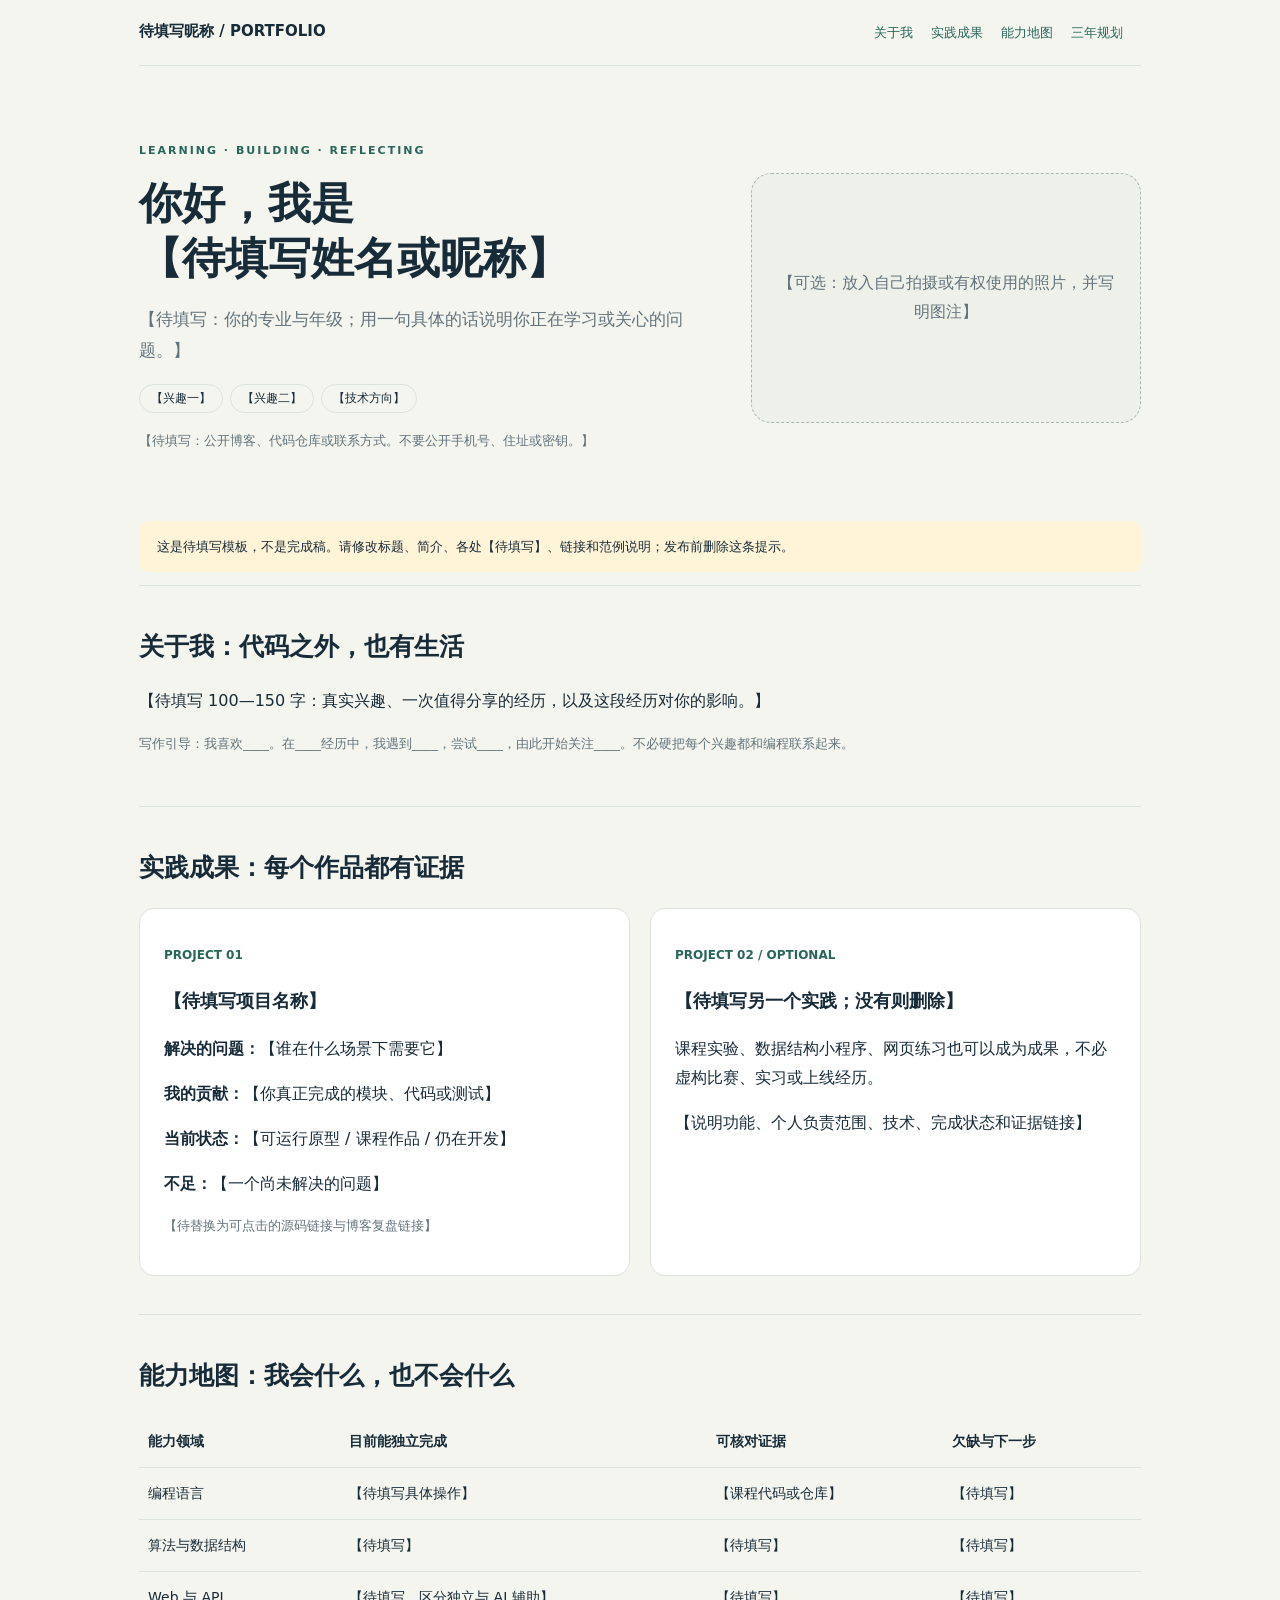
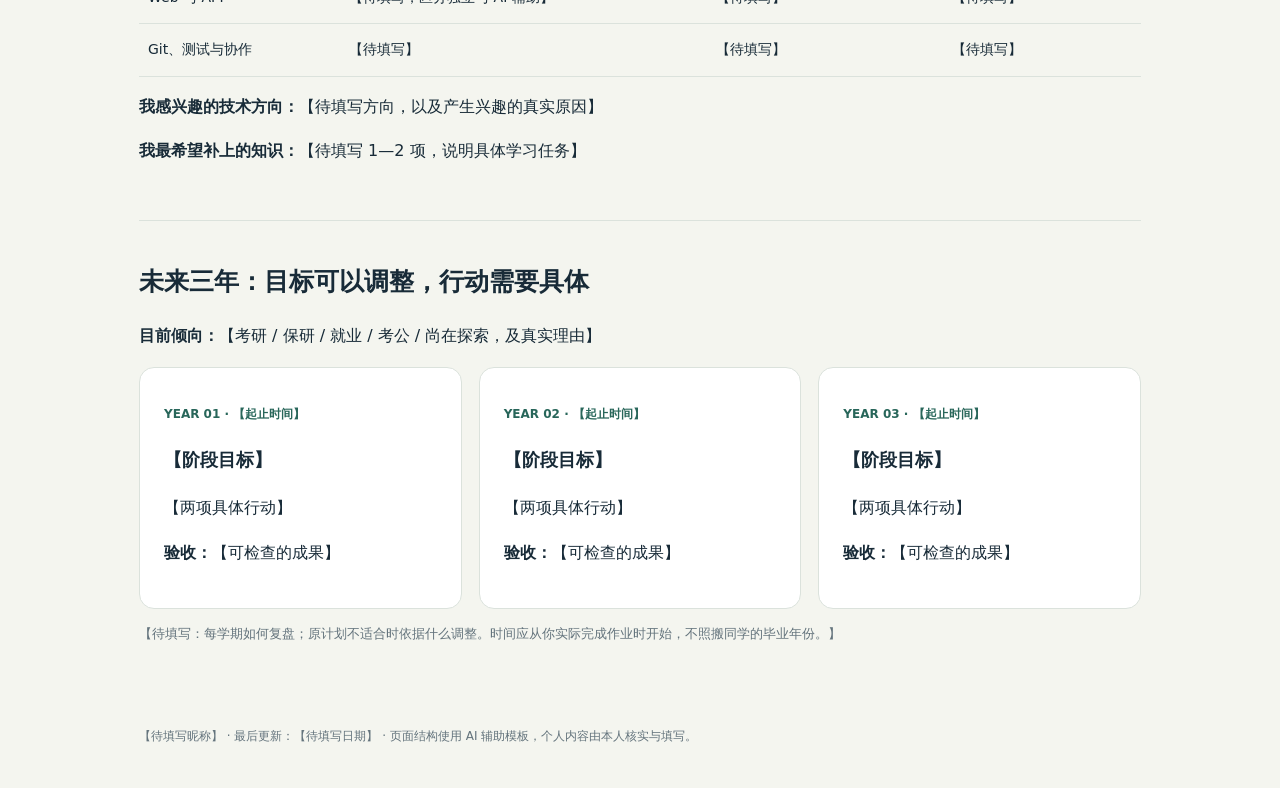
<file: se_course_starter/homepage/index.html>
<!doctype html>
<html lang="zh-CN">
<head>
<meta charset="utf-8"><meta name="viewport" content="width=device-width,initial-scale=1">
<meta name="description" content="待填写：你的个人主页简介">
<title>待填写昵称 · 学习与作品</title>
<style>
:root{--ink:#182b38;--muted:#63737c;--line:#dbe2dc;--accent:#28665a;--bg:#f4f5ef}*{box-sizing:border-box}html{scroll-behavior:smooth}body{margin:0;color:var(--ink);background:var(--bg);font:16px/1.8 system-ui,"Microsoft YaHei",sans-serif}a{color:var(--accent)}nav{display:flex;justify-content:space-between;flex-wrap:wrap;gap:12px;padding:18px 0;border-bottom:1px solid var(--line)}nav a{margin-right:18px;text-decoration:none;font-size:13px}main{max-width:1050px;margin:auto;padding:0 24px}.logo{font-weight:700;font-size:15px}.hero{padding:64px 0 42px;display:grid;grid-template-columns:1.5fr 1fr;gap:28px;align-items:center}.eyebrow{font-size:11px;letter-spacing:2px;font-weight:700;color:var(--accent)}h1{font-size:43px;line-height:1.3;margin:15px 0}h2{font-size:25px;margin:0 0 18px}h3{font-size:18px}.intro{font-size:17px;color:var(--muted)}.photo{border:1px dashed #a7b8ad;border-radius:20px;min-height:250px;padding:25px;display:flex;align-items:center;justify-content:center;text-align:center;color:var(--muted);background:#eef1e9}.photo img{width:100%;height:250px;object-fit:cover;border-radius:16px}.section{padding:38px 0;border-top:1px solid var(--line)}.cards{display:grid;grid-template-columns:1fr 1fr;gap:20px}.card{background:#fff;padding:24px;border:1px solid var(--line);border-radius:15px}.hint{font-size:13px;color:var(--muted)}.pill{display:inline-block;border:1px solid var(--line);border-radius:20px;font-size:12px;padding:3px 11px;margin-right:7px}.table-wrap{overflow-x:auto}table{width:100%;border-collapse:collapse;font-size:14px}th,td{border-bottom:1px solid var(--line);padding:13px 9px;text-align:left;min-width:120px;vertical-align:top}.year{font-size:12px;color:var(--accent);font-weight:700}.roadmap{display:grid;grid-template-columns:repeat(3,1fr);gap:17px}footer{font-size:12px;color:var(--muted);padding:30px 0 40px}.notice{background:#fff4d8;border-radius:10px;padding:14px 18px;font-size:13px}.pending{color:#796230}@media(max-width:760px){.hero,.cards,.roadmap{grid-template-columns:1fr}.hero{padding-top:35px}h1{font-size:32px}main{padding:0 17px}.section{padding:28px 0}}
</style>
</head>
<body><main>
<nav><span class="logo">待填写昵称 / PORTFOLIO</span><div><a href="#about">关于我</a><a href="#works">实践成果</a><a href="#skills">能力地图</a><a href="#roadmap">三年规划</a></div></nav>
<header class="hero"><div><p class="eyebrow">LEARNING · BUILDING · REFLECTING</p>
<h1>你好，我是<br>【待填写姓名或昵称】</h1>
<p class="intro">【待填写：你的专业与年级；用一句具体的话说明你正在学习或关心的问题。】</p>
<p><span class="pill">【兴趣一】</span><span class="pill">【兴趣二】</span><span class="pill">【技术方向】</span></p>
<p class="hint">【待填写：公开博客、代码仓库或联系方式。不要公开手机号、住址或密钥。】</p></div>
<div class="photo">【可选：放入自己拍摄或有权使用的照片，并写明图注】<!-- 替换示例：<img src="assets/my-photo.jpg" alt="待填写照片说明"> --></div></header>
<p class="notice">这是待填写模板，不是完成稿。请修改标题、简介、各处【待填写】、链接和范例说明；发布前删除这条提示。</p>
<section class="section" id="about"><h2>关于我：代码之外，也有生活</h2>
<p>【待填写 100—150 字：真实兴趣、一次值得分享的经历，以及这段经历对你的影响。】</p>
<p class="hint">写作引导：我喜欢____。在____经历中，我遇到____，尝试____，由此开始关注____。不必硬把每个兴趣都和编程联系起来。</p></section>
<section class="section" id="works"><h2>实践成果：每个作品都有证据</h2><div class="cards">
<article class="card"><p class="year">PROJECT 01</p><h3>【待填写项目名称】</h3>
<p><strong>解决的问题：</strong>【谁在什么场景下需要它】</p><p><strong>我的贡献：</strong>【你真正完成的模块、代码或测试】</p>
<p><strong>当前状态：</strong>【可运行原型 / 课程作品 / 仍在开发】</p><p><strong>不足：</strong>【一个尚未解决的问题】</p>
<p class="hint">【待替换为可点击的源码链接与博客复盘链接】</p></article>
<article class="card"><p class="year">PROJECT 02 / OPTIONAL</p><h3>【待填写另一个实践；没有则删除】</h3>
<p>课程实验、数据结构小程序、网页练习也可以成为成果，不必虚构比赛、实习或上线经历。</p><p>【说明功能、个人负责范围、技术、完成状态和证据链接】</p></article></div></section>
<section class="section" id="skills"><h2>能力地图：我会什么，也不会什么</h2><div class="table-wrap"><table>
<thead><tr><th>能力领域</th><th>目前能独立完成</th><th>可核对证据</th><th>欠缺与下一步</th></tr></thead><tbody>
<tr><td>编程语言</td><td>【待填写具体操作】</td><td>【课程代码或仓库】</td><td>【待填写】</td></tr>
<tr><td>算法与数据结构</td><td>【待填写】</td><td>【待填写】</td><td>【待填写】</td></tr>
<tr><td>Web 与 API</td><td>【待填写，区分独立与 AI 辅助】</td><td>【待填写】</td><td>【待填写】</td></tr>
<tr><td>Git、测试与协作</td><td>【待填写】</td><td>【待填写】</td><td>【待填写】</td></tr>
</tbody></table></div><p><strong>我感兴趣的技术方向：</strong>【待填写方向，以及产生兴趣的真实原因】</p>
<p><strong>我最希望补上的知识：</strong>【待填写 1—2 项，说明具体学习任务】</p></section>
<section class="section" id="roadmap"><h2>未来三年：目标可以调整，行动需要具体</h2>
<p><strong>目前倾向：</strong>【考研 / 保研 / 就业 / 考公 / 尚在探索，及真实理由】</p>
<div class="roadmap"><article class="card"><p class="year">YEAR 01 · 【起止时间】</p><h3>【阶段目标】</h3><p>【两项具体行动】</p><p><strong>验收：</strong>【可检查的成果】</p></article>
<article class="card"><p class="year">YEAR 02 · 【起止时间】</p><h3>【阶段目标】</h3><p>【两项具体行动】</p><p><strong>验收：</strong>【可检查的成果】</p></article>
<article class="card"><p class="year">YEAR 03 · 【起止时间】</p><h3>【阶段目标】</h3><p>【两项具体行动】</p><p><strong>验收：</strong>【可检查的成果】</p></article></div>
<p class="hint">【待填写：每学期如何复盘；原计划不适合时依据什么调整。时间应从你实际完成作业时开始，不照搬同学的毕业年份。】</p></section>
<footer>【待填写昵称】 · 最后更新：【待填写日期】 · 页面结构使用 AI 辅助模板，个人内容由本人核实与填写。</footer>
</main></body></html>
</file>
